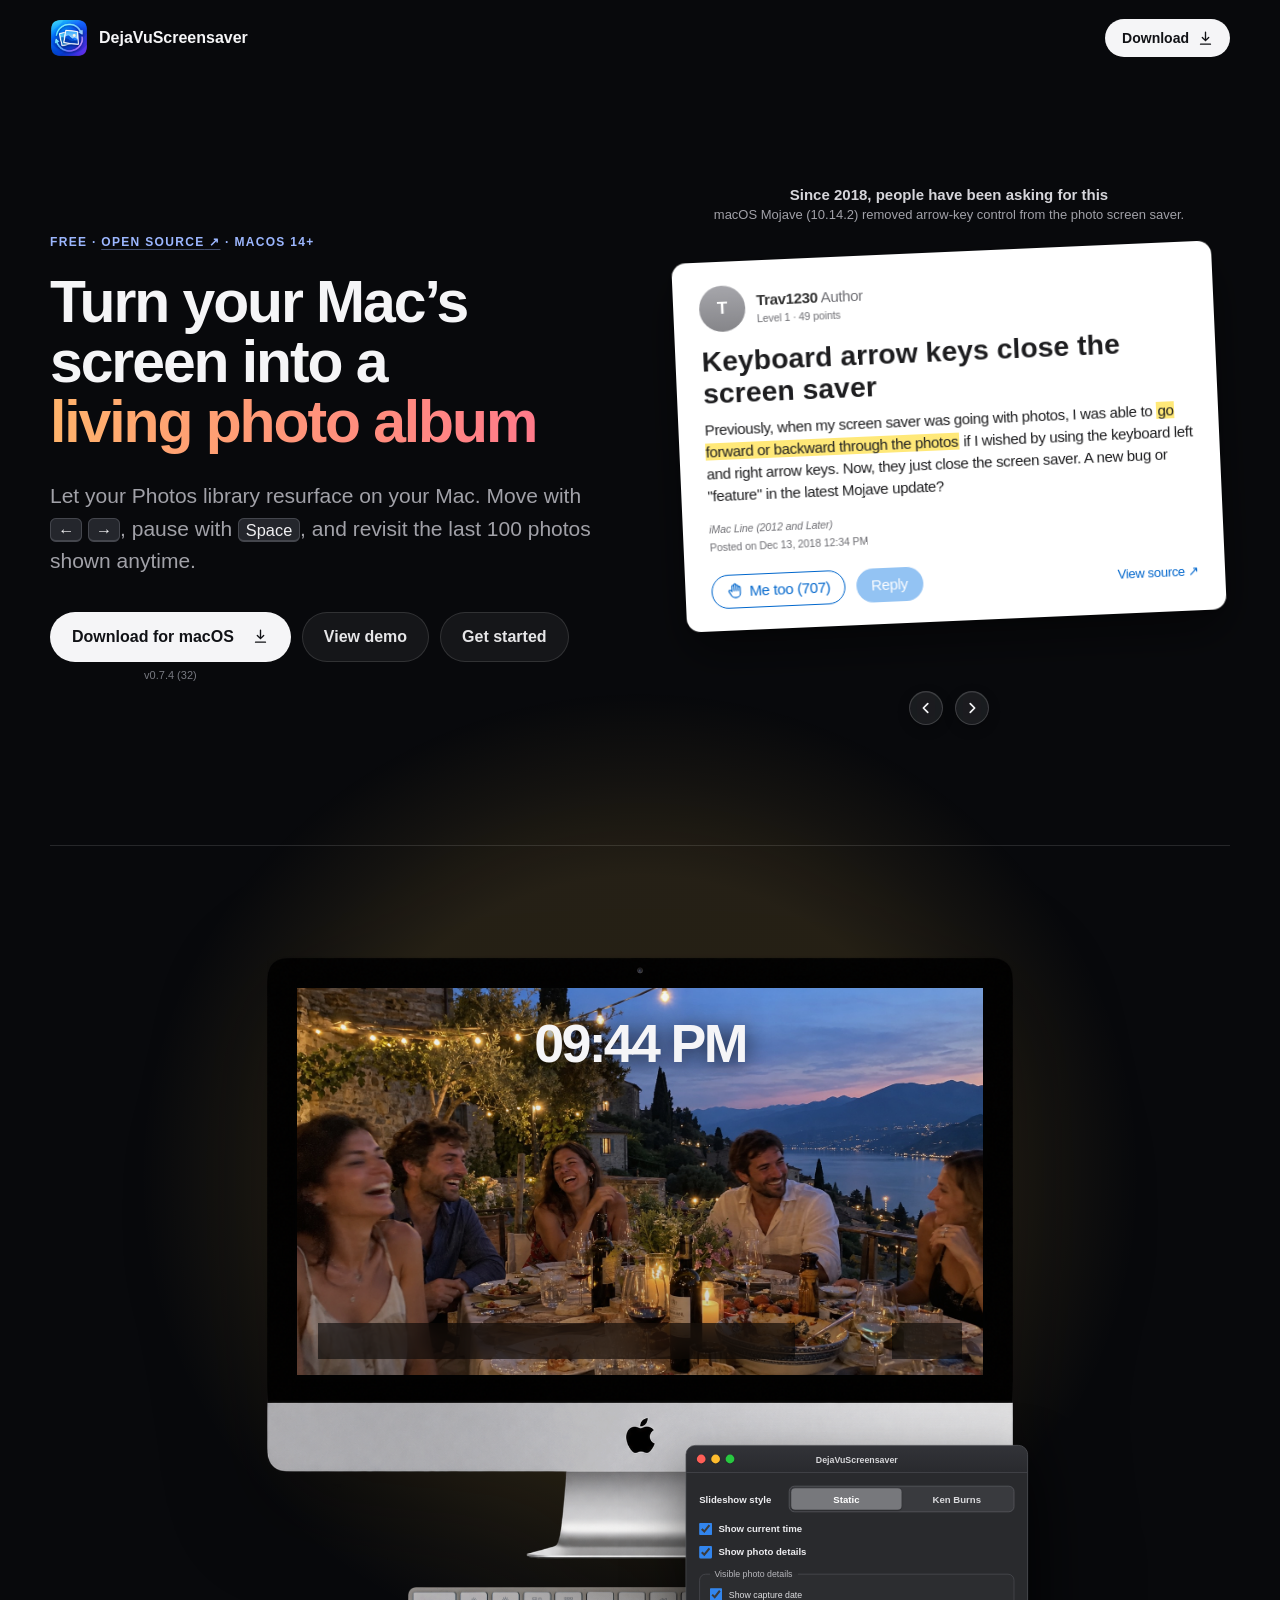
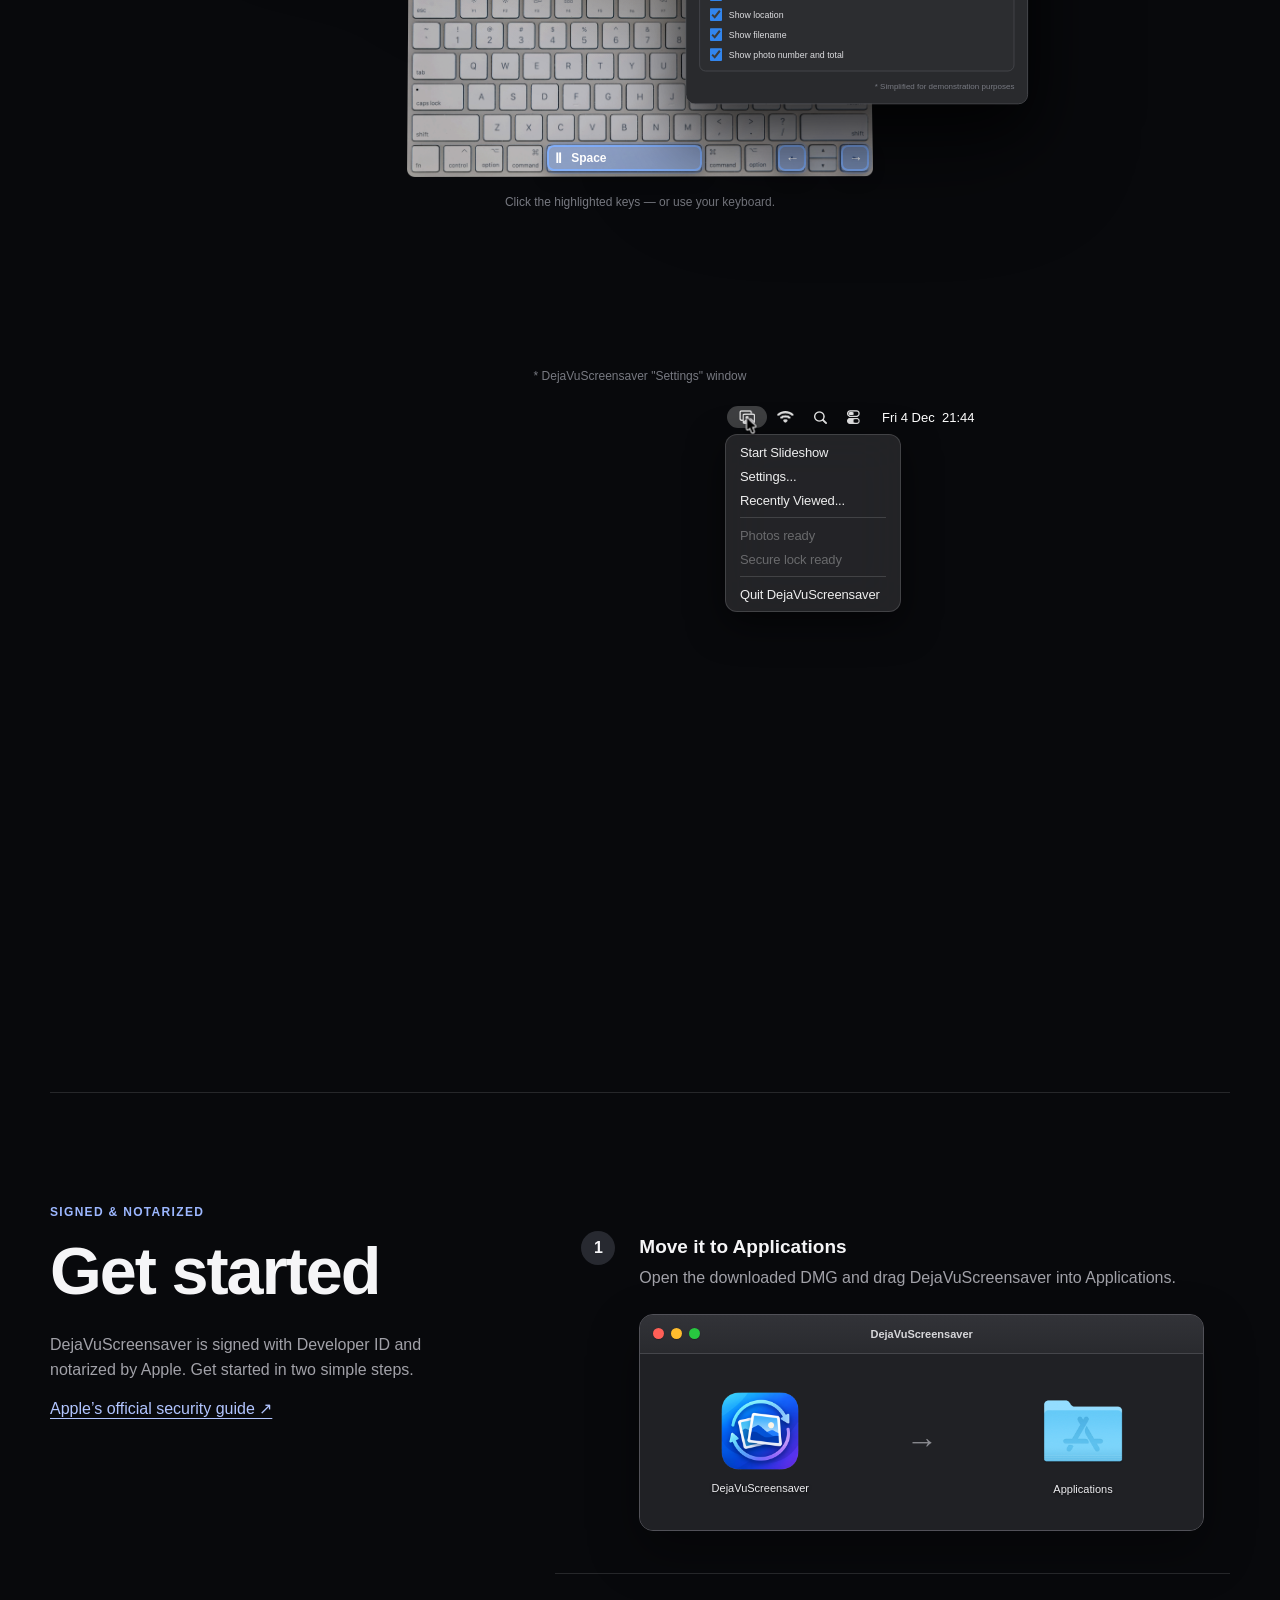
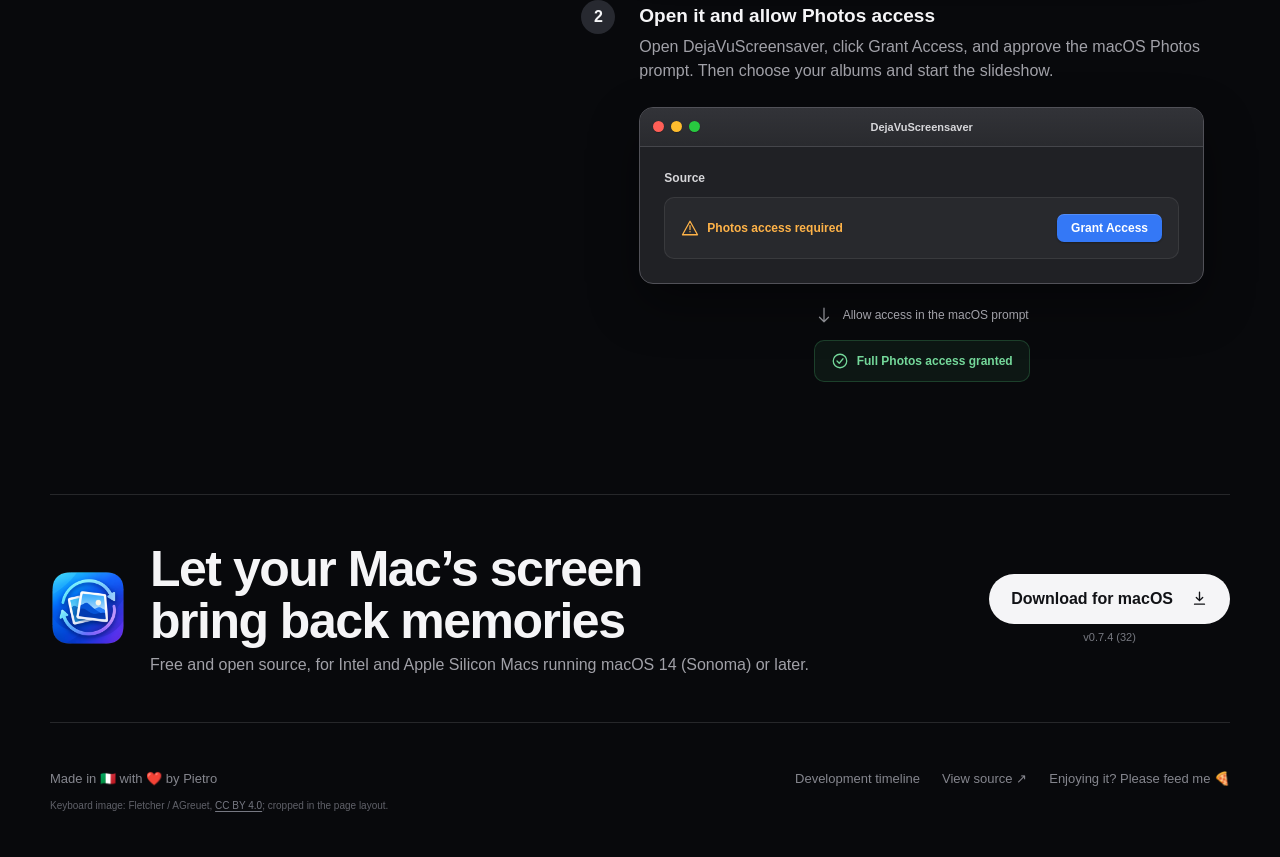
<file: index.html>
<!doctype html>
<html lang="en">
<head>
  <meta charset="utf-8">
  <meta name="viewport" content="width=device-width, initial-scale=1">
  <meta http-equiv="Content-Security-Policy" content="default-src 'self'; script-src 'self'; style-src 'self' 'unsafe-inline'; img-src 'self' data:; media-src 'self'; connect-src 'self' https://api.github.com; object-src 'none'; base-uri 'none'; form-action 'none'">
  <meta name="description" content="DejaVuScreensaver turns your Mac Photos library into a private, customizable slideshow.">
  <meta name="theme-color" content="#08090c">
  <title>DejaVuScreensaver — Turn your Mac’s screen into a living photo album</title>
  <link rel="icon" href="assets/app-icon.png">
  <link rel="stylesheet" href="styles.css?v=20261025g">
</head>
<body>
  <header class="nav shell">
    <a class="brand" href="#top" aria-label="DejaVuScreensaver home">
      <img src="assets/app-icon.png" alt="" width="38" height="38">
      <span>DejaVuScreensaver</span>
    </a>
    <nav aria-label="Primary navigation">
      <a class="nav-download" href="https://github.com/DejaVuScreensaver/DejaVuScreensaver/releases/latest/download/DejaVuScreensaver.dmg" target="_blank" rel="noopener noreferrer">
        <span>Download</span>
        <svg viewBox="0 0 24 24" aria-hidden="true"><path d="M12 3v12m0 0 4.5-4.5M12 15l-4.5-4.5M5 20h14"/></svg>
      </a>
    </nav>
  </header>

  <main id="top">
    <section class="hero shell" aria-labelledby="intro-title">
      <div class="hero-copy">
        <p class="eyebrow">Free · <a href="https://github.com/DejaVuScreensaver/DejaVuScreensaver" target="_blank" rel="noopener noreferrer">Open Source<span aria-hidden="true"> ↗</span></a> · <span class="os-requirement"><button class="os-info" type="button" aria-expanded="false" aria-controls="os-compatibility" aria-describedby="os-compatibility">macOS 14+</button><span class="os-tooltip" id="os-compatibility" role="tooltip" hidden>Sonoma or later</span></span></p>
        <h1 id="intro-title">Turn your Mac’s screen into&nbsp;a <span class="hero-phrase"><span>living</span> <span>photo</span> <span>album</span></span></h1>
        <p class="lede">Let your Photos library resurface on your Mac. Move with <kbd>←</kbd> <kbd>→</kbd>, pause with <kbd>Space</kbd>, and revisit the last 100 photos shown anytime.</p>
        <div class="actions">
          <div class="download-action">
            <a class="button primary" href="https://github.com/DejaVuScreensaver/DejaVuScreensaver/releases/latest/download/DejaVuScreensaver.dmg" target="_blank" rel="noopener noreferrer">Download for macOS <svg viewBox="0 0 24 24" aria-hidden="true"><path d="M12 3v12m0 0 4.5-4.5M12 15l-4.5-4.5M5 20h14"/></svg></a>
            <small><span class="release-version">v0.7.4 (32)</span><span class="dl-count" hidden> · <b>0</b> downloads</span></small>
          </div>
          <a class="button secondary" href="#demo">View demo</a>
          <a class="button secondary" href="#install">Get started</a>
        </div>
      </div>
      <div class="hero-posts">
        <p class="hero-posts-title">Since 2018, people have been asking for this</p>
        <p class="hero-posts-sub">macOS Mojave (10.14.2) removed arrow-key control from the photo screen saver.</p>
        <div class="post-pile" aria-label="Apple Community posts asking for the arrow keys back">
          <a class="post" href="https://discussions.apple.com/thread/250019963" target="_blank" rel="noopener noreferrer">
            <span class="post-author"><span class="post-avatar" aria-hidden="true">T</span><span><b>Trav1230</b> <span class="post-muted">Author</span><small>Level 1 · 49 points</small></span></span>
            <strong class="post-title">Keyboard arrow keys close the screen saver</strong>
            <span class="post-body">Previously, when my screen saver was going with photos, I was able to <mark>go forward or backward through the photos</mark> if I wished by using the keyboard left and right arrow keys. Now, they just close the screen saver. A new bug or "feature" in the latest Mojave update?</span>
            <small class="post-sig">iMac Line (2012 and Later)</small>
            <small class="post-time">Posted on Dec 13, 2018 12:34 PM</small>
            <span class="post-actions"><span class="post-metoo"><svg viewBox="0 0 24 24" aria-hidden="true"><path d="M8 13V5.5a1.5 1.5 0 0 1 3 0V12M11 5.5v-2a1.5 1.5 0 0 1 3 0V12M14 5.5a1.5 1.5 0 0 1 3 0V12M17 7.5a1.5 1.5 0 0 1 3 0V16a6 6 0 0 1-6 6h-2 .2a6 6 0 0 1-5-2.7l-.2-.3c-.3-.5-1.4-2.4-3.3-5.7a1.5 1.5 0 0 1 .5-2 1.9 1.9 0 0 1 2.3.3L8 13"/></svg> Me too (707)</span><span class="post-reply" aria-hidden="true">Reply</span><span class="post-source">View source ↗</span></span>
          </a>
          <a class="post" href="https://discussions.apple.com/thread/250025234" target="_blank" rel="noopener noreferrer">
            <span class="post-author"><span class="post-avatar" aria-hidden="true">P</span><span><b>pc2macuser</b> <span class="post-muted">Author</span><small>Level 1 · 5 points</small></span></span>
            <strong class="post-title">Mojave 10.14.2 - Slideshow arrow keys no longer working in photos screensavers</strong>
            <span class="post-body">I've updated to Mojave 10.14.2 a few days ago, and the photo screensaver which I've always used no longer allows you to use the back or forward arrow keys to shuffle through the photos you've already seen.  Real bummer. … sometimes a "long-lost" photo will show up and <mark>I'll want to arrow back to see it</mark>.   Loved this feature...</span>
            <small class="post-sig">Mac mini 2018 or later</small>
            <small class="post-time">Posted on Dec 16, 2018 6:21 AM</small>
            <span class="post-actions"><span class="post-metoo"><svg viewBox="0 0 24 24" aria-hidden="true"><path d="M8 13V5.5a1.5 1.5 0 0 1 3 0V12M11 5.5v-2a1.5 1.5 0 0 1 3 0V12M14 5.5a1.5 1.5 0 0 1 3 0V12M17 7.5a1.5 1.5 0 0 1 3 0V16a6 6 0 0 1-6 6h-2 .2a6 6 0 0 1-5-2.7l-.2-.3c-.3-.5-1.4-2.4-3.3-5.7a1.5 1.5 0 0 1 .5-2 1.9 1.9 0 0 1 2.3.3L8 13"/></svg> Me too (23)</span><span class="post-reply" aria-hidden="true">Reply</span><span class="post-source">View source ↗</span></span>
          </a>
          <a class="post" href="https://discussions.apple.com/thread/250030225" target="_blank" rel="noopener noreferrer">
            <span class="post-author"><span class="post-avatar" aria-hidden="true">A</span><span><b>andrewfromsalt lake city</b> <span class="post-muted">Author</span><small>Level 1 · 11 points</small></span></span>
            <strong class="post-title">mojave phot screensaver control</strong>
            <span class="post-body">I have had a photo slideshow set as my screen saver for a long time. … Previously, I could use the left and right arrow keys to go forward and backward in the slide show without waking the computer--a useful feature as in screensaver mode my computer served for a time as a digital frame.  <mark>That function seems to be lost in the latest update.</mark></span>
            <small class="post-sig">iMac Pro</small>
            <small class="post-time">Posted on Dec 18, 2018 5:40 PM</small>
            <span class="post-actions"><span class="post-metoo"><svg viewBox="0 0 24 24" aria-hidden="true"><path d="M8 13V5.5a1.5 1.5 0 0 1 3 0V12M11 5.5v-2a1.5 1.5 0 0 1 3 0V12M14 5.5a1.5 1.5 0 0 1 3 0V12M17 7.5a1.5 1.5 0 0 1 3 0V16a6 6 0 0 1-6 6h-2 .2a6 6 0 0 1-5-2.7l-.2-.3c-.3-.5-1.4-2.4-3.3-5.7a1.5 1.5 0 0 1 .5-2 1.9 1.9 0 0 1 2.3.3L8 13"/></svg> Me too (39)</span><span class="post-reply" aria-hidden="true">Reply</span><span class="post-source">View source ↗</span></span>
          </a>
          <a class="post" href="https://discussions.apple.com/thread/250058884" target="_blank" rel="noopener noreferrer">
            <span class="post-author"><span class="post-avatar" aria-hidden="true">K</span><span><b>kforbesrolfsen</b> <span class="post-muted">Author</span><small>Level 1 · 29 points</small></span></span>
            <strong class="post-title">Screensaver in Mojave</strong>
            <span class="post-body">Before updating to Mojave on my MacBook Pro 13-inch 2017, <mark>i could scroll through the pictures shown in Screensaver with the arrows</mark>. If I hit an arrow now the only thing happening is that the Login pops up. … Does anyone know how I can get back the possibility to scroll forth and back in the pictures?</span>
            <small class="post-sig">Macbook (2016 or later)</small>
            <small class="post-time">Posted on Jan 2, 2019 5:41 AM</small>
            <span class="post-actions"><span class="post-metoo"><svg viewBox="0 0 24 24" aria-hidden="true"><path d="M8 13V5.5a1.5 1.5 0 0 1 3 0V12M11 5.5v-2a1.5 1.5 0 0 1 3 0V12M14 5.5a1.5 1.5 0 0 1 3 0V12M17 7.5a1.5 1.5 0 0 1 3 0V16a6 6 0 0 1-6 6h-2 .2a6 6 0 0 1-5-2.7l-.2-.3c-.3-.5-1.4-2.4-3.3-5.7a1.5 1.5 0 0 1 .5-2 1.9 1.9 0 0 1 2.3.3L8 13"/></svg> Me too (66)</span><span class="post-reply" aria-hidden="true">Reply</span><span class="post-source">View source ↗</span></span>
          </a>
          <a class="post" href="https://discussions.apple.com/thread/251033738" target="_blank" rel="noopener noreferrer">
            <span class="post-author"><span class="post-avatar" aria-hidden="true">W</span><span><b>wool4ever</b> <span class="post-muted">Author</span><small>Level 1 · 8 points</small></span></span>
            <strong class="post-title">screen saver advancement/review with arrow keys</strong>
            <span class="post-body">Our new computer with Catalina OS does not let us advance/review our photos using the arrow keys when the screen saver is running.  Our family loved this feature as it started conversations and memories about our lives together.  The arrow keys let us pause to look at a specific picture or go back and review one.  <mark>Please put it back on your to do list.</mark></span>
            <small class="post-time">Posted on Jan 12, 2020 11:56 AM</small>
            <span class="post-actions"><span class="post-metoo"><svg viewBox="0 0 24 24" aria-hidden="true"><path d="M8 13V5.5a1.5 1.5 0 0 1 3 0V12M11 5.5v-2a1.5 1.5 0 0 1 3 0V12M14 5.5a1.5 1.5 0 0 1 3 0V12M17 7.5a1.5 1.5 0 0 1 3 0V16a6 6 0 0 1-6 6h-2 .2a6 6 0 0 1-5-2.7l-.2-.3c-.3-.5-1.4-2.4-3.3-5.7a1.5 1.5 0 0 1 .5-2 1.9 1.9 0 0 1 2.3.3L8 13"/></svg> Me too</span><span class="post-reply" aria-hidden="true">Reply</span><span class="post-source">View source ↗</span></span>
          </a>
          <a class="post" href="https://discussions.apple.com/thread/252788988" target="_blank" rel="noopener noreferrer">
            <span class="post-author"><span class="post-avatar" aria-hidden="true">J</span><span><b>JamesJamesMorrisonMorrison</b> <span class="post-muted">Author</span><small>Level 1 · 5 points</small></span></span>
            <strong class="post-title">Scrolling through screen saver photos in Big Sur 11.3.1 ?</strong>
            <span class="post-body">In past versions of iOS it was possible to <mark>scroll forward and back using arrow buttons</mark> during photo screensaver. This isn’t working in BigSur11.3.1 Can this function be enabled?</span>
            <small class="post-sig">Mac mini 2018 or later</small>
            <small class="post-time">Posted on May 21, 2021 9:00 AM</small>
            <span class="post-actions"><span class="post-metoo"><svg viewBox="0 0 24 24" aria-hidden="true"><path d="M8 13V5.5a1.5 1.5 0 0 1 3 0V12M11 5.5v-2a1.5 1.5 0 0 1 3 0V12M14 5.5a1.5 1.5 0 0 1 3 0V12M17 7.5a1.5 1.5 0 0 1 3 0V16a6 6 0 0 1-6 6h-2 .2a6 6 0 0 1-5-2.7l-.2-.3c-.3-.5-1.4-2.4-3.3-5.7a1.5 1.5 0 0 1 .5-2 1.9 1.9 0 0 1 2.3.3L8 13"/></svg> Me too (24)</span><span class="post-reply" aria-hidden="true">Reply</span><span class="post-source">View source ↗</span></span>
          </a>
          <a class="post" href="https://discussions.apple.com/thread/254291369" target="_blank" rel="noopener noreferrer">
            <span class="post-author"><span class="post-avatar" aria-hidden="true">T</span><span><b>Tatetastic</b> <span class="post-muted">Author</span><small>Level 1 · 5 points</small></span></span>
            <strong class="post-title">Manually advancing photo screensaver?</strong>
            <span class="post-body">I connect this mini to my living room TV and during the holidays, i put on the photo screensaver filled with all family memories … EXCEPT: when people are sitting down, <mark>someone misses a picture and wants to see it again</mark>. On my old Mac Mini (mid 2011 running 10.13.6) i could use the left/right arrow keys to rewind/fastforward the photos. Now using those arrows wakes the computer from the screensaver.</span>
            <small class="post-sig">Mac mini, macOS 12.1</small>
            <small class="post-time">Posted on Oct 16, 2022 9:08 AM</small>
            <span class="post-actions"><span class="post-metoo"><svg viewBox="0 0 24 24" aria-hidden="true"><path d="M8 13V5.5a1.5 1.5 0 0 1 3 0V12M11 5.5v-2a1.5 1.5 0 0 1 3 0V12M14 5.5a1.5 1.5 0 0 1 3 0V12M17 7.5a1.5 1.5 0 0 1 3 0V16a6 6 0 0 1-6 6h-2 .2a6 6 0 0 1-5-2.7l-.2-.3c-.3-.5-1.4-2.4-3.3-5.7a1.5 1.5 0 0 1 .5-2 1.9 1.9 0 0 1 2.3.3L8 13"/></svg> Me too (32)</span><span class="post-reply" aria-hidden="true">Reply</span><span class="post-source">View source ↗</span></span>
          </a>
        </div>
        <div class="pile-nav">
          <button class="pile-btn" type="button" data-pile="-1" aria-label="Previous post"><svg viewBox="0 0 16 16" aria-hidden="true"><path d="M10 3 5 8l5 5"/></svg></button>
          <button class="pile-btn" type="button" data-pile="1" aria-label="Next post"><svg viewBox="0 0 16 16" aria-hidden="true"><path d="m6 3 5 5-5 5"/></svg></button>
        </div>
      </div>
    </section>

    <section class="demo-section shell" id="demo" aria-label="Interactive slideshow demo">

      <div class="imac" aria-label="Interactive DejaVuScreensaver preview on an iMac">
        <img class="imac-photo" src="assets/imac-front.png?v=2" alt="Straight-on front view of a silver iMac">
        <div class="demo-frame" id="demo-frame">
          <div class="slide slide-one active" aria-hidden="false"></div>
          <div class="slide slide-two" aria-hidden="true"></div>
          <div class="slide slide-three" aria-hidden="true"></div>
          <time class="demo-time" id="demo-time">20:41</time>
          <div class="demo-meta" aria-live="polite">
            <span data-detail="date" id="demo-date">August 16, 2025 at 8:41 PM</span>
            <span data-detail="location" id="demo-location">Lake Como, Italy</span>
            <span data-detail="filename" id="demo-filename">IMG_1842.HEIC</span>
          </div>
          <div class="demo-count" data-detail="count"><span>▶</span> <span id="demo-count">1 / 3</span></div>
        </div>

        <div class="demo-settings-overlay">
          <div class="demo-settings-window" aria-label="Simplified interactive slideshow controls" aria-describedby="demo-simplified-note">
            <div class="window-bar">
              <div class="traffic-lights" aria-hidden="true"><span></span><span></span><span></span></div>
              <b>DejaVuScreensaver</b>
            </div>
            <div class="demo-settings-body">
              <div class="setting-row">
                <span>Slideshow style</span>
                <div class="segmented-control">
                  <button class="active" data-action="static" type="button">Static</button>
                  <button data-action="ken-burns" type="button">Ken Burns</button>
                </div>
              </div>
              <label class="setting-check"><input type="checkbox" data-action="time" checked> Show current time</label>
              <label class="setting-check"><input type="checkbox" data-action="details" checked aria-expanded="true"> Show photo details</label>
              <fieldset class="detail-options" id="detail-options">
                <legend>Visible photo details</legend>
                <label><input type="checkbox" data-detail-toggle="date" checked> Show capture date</label>
                <label><input type="checkbox" data-detail-toggle="location" checked> Show location</label>
                <label><input type="checkbox" data-detail-toggle="filename" checked> Show filename</label>
                <label><input type="checkbox" data-detail-toggle="count" checked> Show photo number and total</label>
              </fieldset>
              <p class="demo-simplified-note" id="demo-simplified-note">* Simplified for demonstration purposes</p>
            </div>
          </div>
        </div>
      </div>

      <p class="mobile-notice">Visit on a bigger screen to interact</p>

      <div class="demo-toolbar" aria-label="Interactive slideshow demo">
        <div class="keyboard-controls">
          <div class="keyboard" aria-label="Mac keyboard slideshow controls">
            <img src="assets/magic-keyboard.png" alt="Apple Magic Keyboard">
            <button class="keyboard-key key-space" data-action="pause" type="button" aria-label="Pause slideshow with Space"><span class="pause-symbol">Ⅱ</span><span class="play-symbol" hidden>▶</span><span class="space-label">Space</span></button>
            <button class="keyboard-key key-left" data-action="previous" type="button" aria-label="Previous photo with Left Arrow">←</button>
            <button class="keyboard-key key-right" data-action="next" type="button" aria-label="Next photo with Right Arrow">→</button>
          </div>
          <p>Click the highlighted keys — or use your keyboard.</p>
        </div>
      </div>

      <figure class="real-settings">
        <figcaption>* DejaVuScreensaver "Settings" window</figcaption>
        <div class="settings-reveal">
          <div class="mac-menubar" aria-hidden="true">
            <span class="mb-app">
              <img src="assets/mb-dejavu.png" alt="" style="width: 16.5px">
              <span class="mb-menu">
                <span data-item="start">Start Slideshow</span>
                <span data-item="settings">Settings...</span>
                <span>Recently Viewed...</span>
                <i></i>
                <span class="is-disabled">Photos ready</span>
                <span class="is-disabled">Secure lock ready</span>
                <i></i>
                <span>Quit DejaVuScreensaver</span>
              </span>
            </span>
            <img src="assets/mb-wifi.png" alt="" style="width: 17px">
            <img src="assets/mb-search.png" alt="" style="width: 12.5px">
            <img src="assets/mb-control.png" alt="" style="width: 13.5px">
            <time class="mb-clock" id="mb-clock">Tue 13 Oct&nbsp; 01:40</time>
          </div>
          <img class="mb-cursor" src="assets/mb-cursor.png" alt="" aria-hidden="true">
          <div class="real-settings-window">
            <video src="assets/settings-window.mp4?v=5" poster="assets/settings-window-poster.jpg?v=5" width="1362" height="1072" muted loop playsinline preload="auto" aria-label="Tour of the DejaVuScreensaver settings window: Photos, Playback, Automatic Start, Lock &amp; Exit, and Software Update"></video>
          </div>
        </div>
      </figure>
    </section>

    <section class="install shell" id="install" aria-labelledby="install-title">
      <div class="install-copy">
        <p class="eyebrow">Signed &amp; notarized</p>
        <h2 id="install-title">Get started</h2>
        <p>DejaVuScreensaver is signed with Developer ID and notarized by Apple. Get started in two simple steps.</p>
        <a class="text-link" href="https://support.apple.com/102445">Apple’s official security guide ↗</a>
        <button class="button secondary install-toggle" type="button" aria-expanded="true" aria-controls="install-steps">Hide steps</button>
      </div>

      <ol class="install-steps" id="install-steps">
        <li>
          <span class="step-number">1</span>
          <div class="step-copy">
            <strong>Move it to Applications</strong>
            <p>Open the downloaded DMG and drag DejaVuScreensaver into Applications.</p>
          </div>
          <div class="finder-window" aria-hidden="true">
            <div class="window-bar"><div class="traffic-lights"><span></span><span></span><span></span></div><b>DejaVuScreensaver</b></div>
            <div class="finder-content">
              <div class="finder-item"><img src="assets/app-icon.png" alt=""><small>DejaVuScreensaver</small></div>
              <b class="drag-arrow">→</b>
              <div class="finder-item"><img class="applications-folder" src="assets/applications-folder.png" alt=""><small>Applications</small></div>
            </div>
          </div>
        </li>
        <li>
          <span class="step-number">2</span>
          <div class="step-copy">
            <strong>Open it and allow Photos access</strong>
            <p>Open DejaVuScreensaver, click Grant Access, and approve the macOS Photos prompt. Then choose your albums and start the slideshow.</p>
          </div>
          <div class="photos-access-flow" aria-hidden="true">
            <div class="photos-access-window">
              <div class="window-bar"><div class="traffic-lights"><span></span><span></span><span></span></div><b>DejaVuScreensaver</b></div>
              <div class="photos-access-content">
                <span class="photos-source-label">Source</span>
                <div class="photos-access-row">
                  <span class="photos-access-required"><svg viewBox="0 0 24 24"><path d="m12 3 10 18H2Z"/><path d="M12 9v5m0 3v.1"/></svg>Photos access required</span>
                  <span class="grant-access-button">Grant Access</span>
                </div>
              </div>
            </div>
            <div class="photos-approval-hint"><svg viewBox="0 0 24 24"><path d="M12 3v18m-6-6 6 6 6-6"/></svg><span>Allow access in the macOS prompt</span></div>
            <div class="photos-access-granted"><svg viewBox="0 0 24 24"><circle cx="12" cy="12" r="9"/><path d="m8 12 3 3 5-6"/></svg>Full Photos access granted</div>
          </div>
        </li>
      </ol>
    </section>

    <section class="final-cta shell" aria-labelledby="final-cta-title">
      <img src="assets/app-icon.png" alt="" width="76" height="76">
      <div>
        <h2 id="final-cta-title">Let your Mac’s screen bring back memories</h2>
        <p>Free and open source, for Intel and Apple Silicon Macs running macOS 14 (Sonoma) or later.</p>
      </div>
      <div class="download-action">
        <a class="button primary" href="https://github.com/DejaVuScreensaver/DejaVuScreensaver/releases/latest/download/DejaVuScreensaver.dmg" target="_blank" rel="noopener noreferrer">Download for macOS <svg viewBox="0 0 24 24" aria-hidden="true"><path d="M12 3v12m0 0 4.5-4.5M12 15l-4.5-4.5M5 20h14"/></svg></a>
        <small><span class="release-version">v0.7.4 (32)</span><span class="dl-count" hidden> · <b>0</b> downloads</span></small>
      </div>
    </section>
  </main>

  <footer class="shell">
    <span>Made in 🇮🇹 with ❤️ by <a href="https://pietro.codes" target="_blank" rel="noopener noreferrer">Pietro</a></span>
    <div>
      <a href="development-timeline.html">Development timeline</a>
      <a href="https://github.com/DejaVuScreensaver/DejaVuScreensaver" target="_blank" rel="noopener noreferrer">View source ↗</a>
      <a href="https://ko-fi.com/feedpietropizza">Enjoying it? Please feed me 🍕</a>
    </div>
  </footer>

  <p class="asset-credit shell">Keyboard image: Fletcher / AGreuet, <a href="https://commons.wikimedia.org/wiki/File:Apple_Magic_Keyboard_-_US_remix_transparent.png">CC BY 4.0</a>; cropped in the page layout.</p>

  <script src="script.js?v=20261025b"></script>
</body>
</html>
</file>
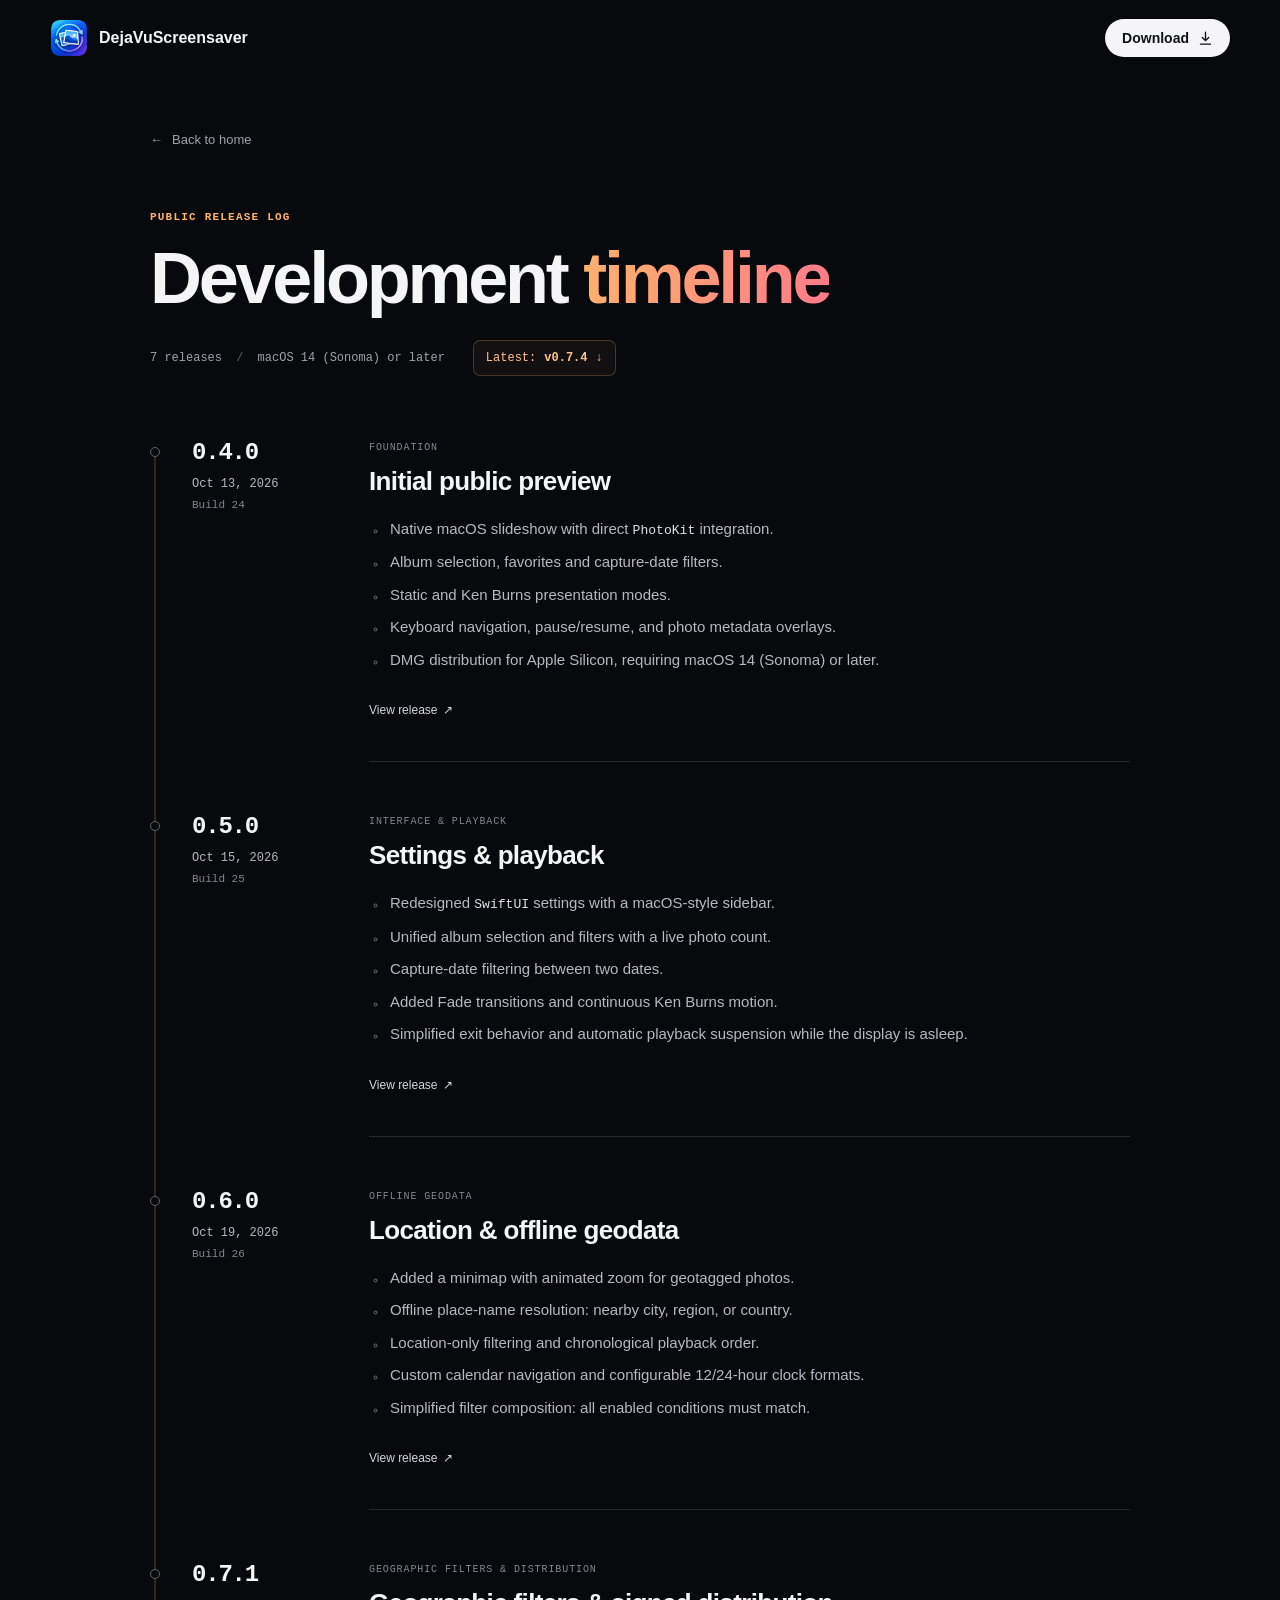
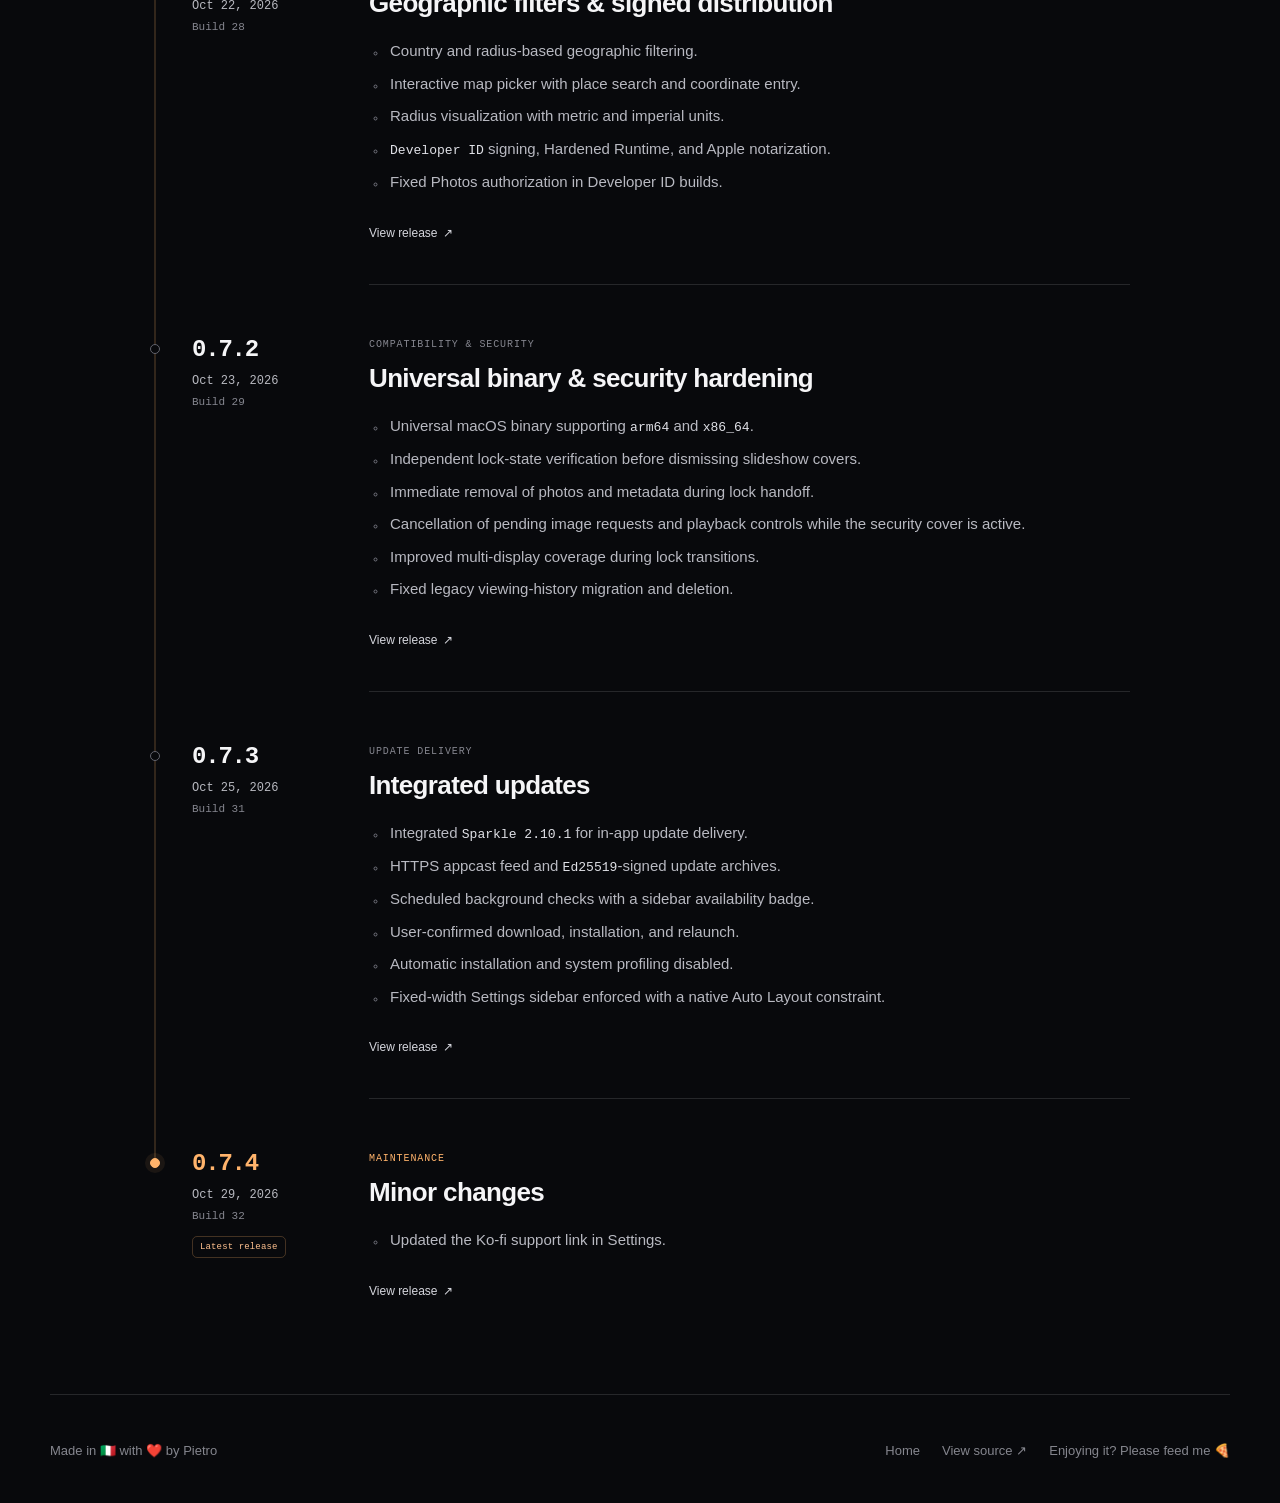
<file: development-timeline.html>
<!doctype html>
<html lang="en">
<head>
  <meta charset="utf-8">
  <meta name="viewport" content="width=device-width, initial-scale=1">
  <meta http-equiv="Content-Security-Policy" content="default-src 'self'; script-src 'none'; style-src 'self'; img-src 'self'; object-src 'none'; base-uri 'none'; form-action 'none'">
  <meta name="description" content="The DejaVuScreensaver development timeline: public releases, native macOS features, security improvements, and integrated updates.">
  <meta name="theme-color" content="#08090c">
  <title>Development timeline — DejaVuScreensaver</title>
  <link rel="canonical" href="https://dejavuscreensaver.github.io/development-timeline.html">
  <link rel="icon" href="assets/app-icon.png">
  <link rel="stylesheet" href="styles.css?v=20261025b">
  <link rel="stylesheet" href="timeline.css?v=20261025f">
</head>
<body class="timeline-page">
  <a class="skip-link" href="#timeline">Skip to releases</a>
  <header class="nav shell">
    <a class="brand" href="index.html" aria-label="DejaVuScreensaver home">
      <img src="assets/app-icon.png" alt="" width="38" height="38">
      <span>DejaVuScreensaver</span>
    </a>
    <nav aria-label="Primary navigation">
      <a class="nav-download" href="https://github.com/DejaVuScreensaver/DejaVuScreensaver/releases/latest/download/DejaVuScreensaver.dmg" target="_blank" rel="noopener noreferrer">
        <span>Download</span>
        <svg viewBox="0 0 24 24" aria-hidden="true"><path d="M12 3v12m0 0 4.5-4.5M12 15l-4.5-4.5M5 20h14"/></svg>
      </a>
    </nav>
  </header>

  <main class="timeline-shell shell">
    <header class="timeline-intro">
      <a class="back-link" href="index.html"><span aria-hidden="true">←</span> Back to home</a>
      <p class="eyebrow">Public release log</p>
      <h1>Development <span>timeline</span></h1>
      <div class="timeline-summary">
        <span>7 releases <span aria-hidden="true">/</span> macOS 14 (Sonoma) or later</span>
        <a href="#v0-7-4">Latest: <strong>v0.7.4</strong> <span aria-hidden="true">↓</span></a>
      </div>
    </header>

    <ol class="release-timeline" id="timeline" aria-label="Public releases, oldest to newest">
      <li class="timeline-entry" id="v0-4-0">
        <div class="release-meta">
          <span class="release-version-label">0.4.0</span>
          <time datetime="2026-10-13">Oct 13, 2026</time>
          <span class="release-build">Build 24</span>
        </div>
        <article class="release-content" aria-labelledby="release-040-title">
          <p class="release-category">Foundation</p>
          <h2 id="release-040-title">Initial public preview</h2>
          <ul>
            <li>Native macOS slideshow with direct <code>PhotoKit</code> integration.</li>
            <li>Album selection, favorites and capture-date filters.</li>
            <li>Static and Ken Burns presentation modes.</li>
            <li>Keyboard navigation, pause/resume, and photo metadata overlays.</li>
            <li>DMG distribution for Apple Silicon, requiring macOS 14 (Sonoma) or later.</li>
          </ul>
          <a class="release-link" href="https://github.com/DejaVuScreensaver/DejaVuScreensaver/releases/tag/v0.4.0" target="_blank" rel="noopener noreferrer" aria-label="View the 0.4.0 release on GitHub">View release <span aria-hidden="true">↗</span></a>
        </article>
      </li>

      <li class="timeline-entry" id="v0-5-0">
        <div class="release-meta">
          <span class="release-version-label">0.5.0</span>
          <time datetime="2026-10-15">Oct 15, 2026</time>
          <span class="release-build">Build 25</span>
        </div>
        <article class="release-content" aria-labelledby="release-050-title">
          <p class="release-category">Interface &amp; playback</p>
          <h2 id="release-050-title">Settings &amp; playback</h2>
          <ul>
            <li>Redesigned <code>SwiftUI</code> settings with a macOS-style sidebar.</li>
            <li>Unified album selection and filters with a live photo count.</li>
            <li>Capture-date filtering between two dates.</li>
            <li>Added Fade transitions and continuous Ken Burns motion.</li>
            <li>Simplified exit behavior and automatic playback suspension while the display is asleep.</li>
          </ul>
          <a class="release-link" href="https://github.com/DejaVuScreensaver/DejaVuScreensaver/releases/tag/v0.5.0" target="_blank" rel="noopener noreferrer" aria-label="View the 0.5.0 release on GitHub">View release <span aria-hidden="true">↗</span></a>
        </article>
      </li>

      <li class="timeline-entry" id="v0-6-0">
        <div class="release-meta">
          <span class="release-version-label">0.6.0</span>
          <time datetime="2026-10-19">Oct 19, 2026</time>
          <span class="release-build">Build 26</span>
        </div>
        <article class="release-content" aria-labelledby="release-060-title">
          <p class="release-category">Offline geodata</p>
          <h2 id="release-060-title">Location &amp; offline geodata</h2>
          <ul>
            <li>Added a minimap with animated zoom for geotagged photos.</li>
            <li>Offline place-name resolution: nearby city, region, or country.</li>
            <li>Location-only filtering and chronological playback order.</li>
            <li>Custom calendar navigation and configurable 12/24-hour clock formats.</li>
            <li>Simplified filter composition: all enabled conditions must match.</li>
          </ul>
          <a class="release-link" href="https://github.com/DejaVuScreensaver/DejaVuScreensaver/releases/tag/v0.6.0" target="_blank" rel="noopener noreferrer" aria-label="View the 0.6.0 release on GitHub">View release <span aria-hidden="true">↗</span></a>
        </article>
      </li>

      <li class="timeline-entry" id="v0-7-1">
        <div class="release-meta">
          <span class="release-version-label">0.7.1</span>
          <time datetime="2026-10-22">Oct 22, 2026</time>
          <span class="release-build">Build 28</span>
        </div>
        <article class="release-content" aria-labelledby="release-071-title">
          <p class="release-category">Geographic filters &amp; distribution</p>
          <h2 id="release-071-title">Geographic filters &amp; signed distribution</h2>
          <ul>
            <li>Country and radius-based geographic filtering.</li>
            <li>Interactive map picker with place search and coordinate entry.</li>
            <li>Radius visualization with metric and imperial units.</li>
            <li><code>Developer ID</code> signing, Hardened Runtime, and Apple notarization.</li>
            <li>Fixed Photos authorization in Developer ID builds.</li>
          </ul>
          <a class="release-link" href="https://github.com/DejaVuScreensaver/DejaVuScreensaver/releases/tag/v0.7.1" target="_blank" rel="noopener noreferrer" aria-label="View the 0.7.1 release on GitHub">View release <span aria-hidden="true">↗</span></a>
        </article>
      </li>

      <li class="timeline-entry" id="v0-7-2">
        <div class="release-meta">
          <span class="release-version-label">0.7.2</span>
          <time datetime="2026-10-23">Oct 23, 2026</time>
          <span class="release-build">Build 29</span>
        </div>
        <article class="release-content" aria-labelledby="release-072-title">
          <p class="release-category">Compatibility &amp; security</p>
          <h2 id="release-072-title">Universal binary &amp; security hardening</h2>
          <ul>
            <li>Universal macOS binary supporting <code>arm64</code> and <code>x86_64</code>.</li>
            <li>Independent lock-state verification before dismissing slideshow covers.</li>
            <li>Immediate removal of photos and metadata during lock handoff.</li>
            <li>Cancellation of pending image requests and playback controls while the security cover is active.</li>
            <li>Improved multi-display coverage during lock transitions.</li>
            <li>Fixed legacy viewing-history migration and deletion.</li>
          </ul>
          <a class="release-link" href="https://github.com/DejaVuScreensaver/DejaVuScreensaver/releases/tag/v0.7.2" target="_blank" rel="noopener noreferrer" aria-label="View the 0.7.2 release on GitHub">View release <span aria-hidden="true">↗</span></a>
        </article>
      </li>

      <li class="timeline-entry" id="v0-7-3">
        <div class="release-meta">
          <span class="release-version-label">0.7.3</span>
          <time datetime="2026-10-25">Oct 25, 2026</time>
          <span class="release-build">Build 31</span>
        </div>
        <article class="release-content" aria-labelledby="release-073-title">
          <p class="release-category">Update delivery</p>
          <h2 id="release-073-title">Integrated updates</h2>
          <ul>
            <li>Integrated <code>Sparkle 2.10.1</code> for in-app update delivery.</li>
            <li>HTTPS appcast feed and <code>Ed25519</code>-signed update archives.</li>
            <li>Scheduled background checks with a sidebar availability badge.</li>
            <li>User-confirmed download, installation, and relaunch.</li>
            <li>Automatic installation and system profiling disabled.</li>
            <li>Fixed-width Settings sidebar enforced with a native Auto Layout constraint.</li>
          </ul>
          <a class="release-link" href="https://github.com/DejaVuScreensaver/DejaVuScreensaver/releases/tag/v0.7.3" target="_blank" rel="noopener noreferrer" aria-label="View the 0.7.3 release on GitHub">View release <span aria-hidden="true">↗</span></a>
        </article>
      </li>

      <li class="timeline-entry is-latest" id="v0-7-4">
        <div class="release-meta">
          <span class="release-version-label">0.7.4</span>
          <time datetime="2026-10-29">Oct 29, 2026</time>
          <span class="release-build">Build 32</span>
          <span class="latest-badge">Latest release</span>
        </div>
        <article class="release-content" aria-labelledby="release-074-title">
          <p class="release-category">Maintenance</p>
          <h2 id="release-074-title">Minor changes</h2>
          <ul>
            <li>Updated the Ko-fi support link in Settings.</li>
          </ul>
          <a class="release-link" href="https://github.com/DejaVuScreensaver/DejaVuScreensaver/releases/tag/v0.7.4" target="_blank" rel="noopener noreferrer" aria-label="View the 0.7.4 release on GitHub">View release <span aria-hidden="true">↗</span></a>
        </article>
      </li>
    </ol>
  </main>

  <footer class="shell">
    <span>Made in 🇮🇹 with ❤️ by <a href="https://pietro.codes" target="_blank" rel="noopener noreferrer">Pietro</a></span>
    <div>
      <a href="index.html">Home</a>
      <a href="https://github.com/DejaVuScreensaver/DejaVuScreensaver" target="_blank" rel="noopener noreferrer">View source ↗</a>
      <a href="https://ko-fi.com/feedpietropizza">Enjoying it? Please feed me 🍕</a>
    </div>
  </footer>
</body>
</html>
</file>
<file: styles.css>
:root {
  color-scheme: dark;
  --bg: #08090c;
  --surface: #121318;
  --surface-2: #1a1b21;
  --line: rgba(255, 255, 255, .12);
  --text: #f5f5f7;
  --muted: #a1a1a8;
  --blue: #78a2ff;
  --max: 1180px;
}

* { box-sizing: border-box; }
html { scroll-behavior: smooth; }
body {
  margin: 0;
  background: var(--bg);
  color: var(--text);
  font-family: -apple-system, BlinkMacSystemFont, "SF Pro Text", "Helvetica Neue", Helvetica, Arial, sans-serif;
  -webkit-font-smoothing: antialiased;
}
a { color: inherit; }
button, a { -webkit-tap-highlight-color: transparent; }
.shell { width: min(calc(100% - 48px), var(--max)); margin-inline: auto; }

.nav { height: 76px; display: flex; align-items: center; justify-content: space-between; }
.brand { display: flex; align-items: center; gap: 11px; text-decoration: none; font-weight: 680; }
.brand img { border-radius: 10px; }
.nav nav { display: flex; align-items: center; gap: 26px; }
.nav nav a { color: var(--muted); text-decoration: none; font-size: 14px; }
.nav nav a:hover { color: var(--text); }
.nav-download { display: inline-flex; align-items: center; gap: 8px; }
.nav nav .nav-download { min-height: 38px; padding: 0 16px 0 17px; border-radius: 999px; background: var(--text); color: #111216; font-weight: 650; }
.nav nav .nav-download:hover { background: #fff; color: #111216; }
.nav-download svg, .button svg { width: 17px; height: 17px; flex: 0 0 auto; display: block; fill: none; stroke: currentColor; stroke-width: 1.9; stroke-linecap: round; stroke-linejoin: round; }

.hero { min-height: 650px; padding: 110px 0 120px; display: grid; grid-template-columns: minmax(0, 1fr) minmax(0, 1fr); gap: 56px; align-items: center; }
.hero-copy { max-width: 900px; }
.eyebrow { margin: 0 0 18px; color: #9cb7ff; font-size: 12px; font-weight: 720; letter-spacing: .11em; text-transform: uppercase; }
.eyebrow a { color: inherit; text-decoration: underline; text-decoration-color: rgba(156,183,255,.4); text-underline-offset: 3px; }
.eyebrow a:hover { color: #c3d3ff; text-decoration-color: currentColor; }
.os-requirement { position: relative; display: inline-flex; align-items: center; gap: 3px; white-space: nowrap; }
.os-info { position: relative; display: inline-flex; align-items: center; min-height: 24px; padding: 0; border: 0; background: transparent; color: inherit; font: inherit; letter-spacing: inherit; text-transform: inherit; cursor: help; }
.os-info::before { position: absolute; inset: -10px; content: ""; }
.os-info:hover { color: #d5e1ff; }
.os-info:focus-visible { outline: 2px solid var(--blue); outline-offset: 3px; border-radius: 3px; }
.os-tooltip { position: absolute; z-index: 40; top: calc(100% + 7px); right: 0; width: max-content; max-width: calc(100vw - 32px); padding: 9px 12px; border: 1px solid var(--line); border-radius: 8px; background: #1a1b21; color: var(--text); box-shadow: 0 10px 28px rgba(0,0,0,.35); font-size: 13px; font-weight: 400; line-height: 1.4; letter-spacing: normal; text-transform: none; }
.os-tooltip::before { position: absolute; top: -10px; right: 0; left: 0; height: 10px; content: ""; }
h1, h2, h3, p { margin-top: 0; }
.hero h1 { max-width: 860px; margin-bottom: 28px; font-family: -apple-system, BlinkMacSystemFont, "SF Pro Display", "Helvetica Neue", Helvetica, Arial, sans-serif; font-size: clamp(44px, 4.6vw, 66px); font-weight: 700; line-height: 1.02; letter-spacing: -.035em; }
.hero-phrase { display: block; }
.hero-phrase span { display: inline-block; padding-bottom: .1em; margin-bottom: -.1em; -webkit-background-clip: text; background-clip: text; color: transparent; animation: wordIn 2.7s cubic-bezier(.2, .7, .2, 1) both; }
.hero-phrase span:nth-child(1) { background-image: linear-gradient(90deg, #ffb36b, #ffa073); animation-delay: .75s; }
.hero-phrase span:nth-child(2) { background-image: linear-gradient(90deg, #ffa073, #ff8d7e); animation-delay: 1.35s; }
.hero-phrase span:nth-child(3) { background-image: linear-gradient(90deg, #ff8d7e, #ff7a8a); animation-delay: 1.95s; }
@keyframes wordIn { from { opacity: 0; transform: translateY(.4em); filter: blur(10px); } to { opacity: 1; transform: none; filter: blur(0); } }
/* Hero, right column: Apple Community posts, styled like the forum, dropped onto a pile one at a time (script.js). */
main { overflow-x: clip; }
.hero-posts { min-width: 0; }
.hero-posts-title { margin: 0 0 4px; color: #d6d6db; font-size: 15px; font-weight: 600; text-align: center; }
.hero-posts-sub { margin: 0 0 6px; color: var(--muted); font-size: 13px; text-align: center; }
.post-pile { position: relative; min-height: 460px; }
.post { position: absolute; top: 24px; left: 0; right: 0; max-width: 540px; margin: 0 auto; padding: 1.6em 1.75em 1.5em; display: block; border-radius: 14px; background: #fff; color: #1d1d1f; font: 400 15px/1.47 -apple-system, BlinkMacSystemFont, "SF Pro Text", "Helvetica Neue", Helvetica, Arial, sans-serif; letter-spacing: -.022em; text-decoration: none; box-shadow: 0 22px 48px rgba(0,0,0,.5), 0 2px 6px rgba(0,0,0,.3); opacity: 0; transition: transform .8s cubic-bezier(.2, .8, .2, 1), opacity .5s ease; }
.post:first-child { opacity: 1; }
.post-author { display: flex; align-items: center; gap: .75em; }
.post-avatar { flex: none; width: 2.65em; height: 2.65em; display: grid; place-items: center; border-radius: 50%; background: linear-gradient(#a6a6ab, #858589); color: #fff; font: 600 1.15em/1 ui-rounded, "SF Pro Rounded", -apple-system, BlinkMacSystemFont, "Helvetica Neue", Arial, sans-serif; letter-spacing: 0; }
.post-author b { color: #333; font-weight: 600; }
.post-muted { color: #6e6e73; }
.post-author small, .post-sig, .post-time { display: block; color: #6e6e73; font-size: .706em; letter-spacing: -.01em; line-height: 1.33; }
.post-title { display: block; margin: .5em 0 .35em; font: 600 1.88em/1.125 -apple-system, BlinkMacSystemFont, "SF Pro Display", "Helvetica Neue", Helvetica, Arial, sans-serif; letter-spacing: .004em; }
.post-body { display: block; margin-bottom: 1em; }
.post-sig { margin-bottom: .3em; font-style: italic; }
.post mark { padding: 0 .1em; background: linear-gradient(rgba(255, 214, 10, .55), rgba(255, 214, 10, .55)) no-repeat 0 0 / 0 100%; color: inherit; }
.post.is-top mark { background-size: 100% 100%; transition: background-size .9s ease .7s; }
.post-actions { display: flex; align-items: center; gap: .7em; margin-top: 1.4em; }
.post-metoo, .post-reply { padding: .47em .94em; border: 1px solid #0066cc; border-radius: 980px; color: #0066cc; line-height: 1.18; white-space: nowrap; }
.post-metoo svg { width: 1.1em; height: 1.1em; margin-right: .15em; vertical-align: -.15em; fill: none; stroke: currentColor; stroke-width: 1.6; stroke-linecap: round; stroke-linejoin: round; }
.post-reply { border-color: transparent; background: #0071e3; color: #fff; opacity: .42; }
.post-source { margin-left: auto; color: #0066cc; font-size: .87em; white-space: nowrap; }
.post:hover .post-source, .post:focus-visible .post-source { text-decoration: underline; }
.post:focus-visible { outline: 3px solid var(--blue); outline-offset: 4px; }
.pile-nav { display: flex; justify-content: center; gap: 12px; }
.pile-btn { width: 34px; height: 34px; display: grid; place-items: center; padding: 0; border: .5px solid rgba(255,255,255,.16); border-radius: 50%; background: rgba(255,255,255,.08); color: #f5f5f7; cursor: pointer; -webkit-backdrop-filter: blur(20px) saturate(1.8); backdrop-filter: blur(20px) saturate(1.8); box-shadow: inset 0 .5px 0 rgba(255,255,255,.12), 0 4px 12px rgba(0,0,0,.25); transition: background .15s ease, transform .15s ease; }
.pile-btn svg { width: 14px; height: 14px; fill: none; stroke: currentColor; stroke-width: 2; stroke-linecap: round; stroke-linejoin: round; }
.pile-btn:hover { background: rgba(255,255,255,.16); }
.pile-btn:active { background: rgba(255,255,255,.24); transform: scale(.92); transition-duration: .06s; }
.pile-btn:focus-visible { outline: 3px solid var(--blue); outline-offset: 2px; }
.lede { max-width: 730px; color: var(--muted); font-size: 21px; line-height: 1.55; }
kbd { padding: .1em .42em; border: 1px solid #44464d; border-bottom-width: 2px; border-radius: 6px; background: #24262c; color: #efeff1; font: inherit; font-size: .78em; }
.actions { display: flex; align-items: flex-start; flex-wrap: wrap; gap: 11px; margin-top: 34px; }
.download-action { display: grid; gap: 7px; }
.download-action small { color: #777981; font-size: 11px; text-align: center; }
.dl-count b { color: #c9cad0; font-weight: 600; font-variant-numeric: tabular-nums; }
.dl-count:not([hidden]) { animation: dlIn .6s ease both; }
@keyframes dlIn { from { opacity: 0; } to { opacity: 1; } }
.button { min-height: 50px; padding: 0 21px; border: 1px solid var(--line); border-radius: 999px; display: inline-flex; align-items: center; justify-content: center; gap: 18px; text-decoration: none; font-weight: 650; transition: transform .2s ease, background .2s ease; }
.button:hover { transform: translateY(-1px); }
.button.primary { background: var(--text); color: #111216; }
.button.secondary { gap: 10px; background: rgba(255,255,255,.055); color: #e6e6e8; }
.mobile-notice { display: none; }

.demo-section { --demo-fit: max(560px, (100svh - 101px) * .934); padding: 112px 0; border-top: 1px solid var(--line); }
.install { padding: 112px 0; border-top: 1px solid var(--line); }
.install h2 { margin-bottom: 0; font-family: -apple-system, BlinkMacSystemFont, "SF Pro Display", "Helvetica Neue", Helvetica, Arial, sans-serif; font-size: clamp(40px, 5.2vw, 67px); letter-spacing: -.03em; line-height: 1.05; }
.imac { --imac-w: min(92%, 1020px, var(--demo-fit)); position: relative; z-index: 4; width: var(--imac-w); margin: calc(var(--imac-w) * -.0973) auto 20px; filter: drop-shadow(0 38px 48px rgba(0,0,0,.42)); }
.imac::before { position: absolute; z-index: 0; top: -26%; bottom: -4%; left: 50%; width: min(134%, 100vw - 20px); transform: translateX(-50%); background: radial-gradient(closest-side, rgba(255, 204, 96, .12) 62%, rgba(255, 204, 96, .05) 82%, transparent); content: ""; pointer-events: none; }
.imac-photo { position: relative; z-index: 1; width: 100%; display: block; pointer-events: none; }
.demo-frame { position: absolute; z-index: 2; top: 13.8%; left: 4.1%; width: 91.8%; height: 51.8%; overflow: hidden; background: #000; }
.slide { position: absolute; inset: -2%; opacity: 0; background-size: cover; background-position: center; transition: opacity .7s ease; }
.slide.active { opacity: 1; }
.slide-one { background-image: linear-gradient(rgba(0,0,0,.03), rgba(0,0,0,.2)), url("assets/demo-dinner.jpg"); }
.slide-two { background-image: linear-gradient(rgba(0,0,0,.02), rgba(0,0,0,.19)), url("assets/demo-beach.jpg"); }
.slide-three { background-image: linear-gradient(rgba(0,0,0,.03), rgba(0,0,0,.2)), url("assets/demo-hike.jpg"); }
.demo-time { position: absolute; top: 6%; left: 50%; transform: translateX(-50%); font-size: clamp(30px, 4.2vw, 58px); font-weight: 600; letter-spacing: -.05em; text-shadow: 0 3px 22px rgba(0,0,0,.72); font-variant-numeric: tabular-nums; }
.demo-meta, .demo-count { position: absolute; bottom: 4%; padding: 10px 14px; border-radius: 999px; background: rgba(0,0,0,.55); backdrop-filter: blur(16px); font-size: clamp(11px, 1.15vw, 14px); }
.demo-meta { left: 3%; display: flex; gap: 8px 15px; flex-wrap: wrap; max-width: 70%; }
.demo-meta span + span::before { content: "·"; margin-right: 15px; color: #a8a8ad; }
.demo-count { right: 3%; }
.demo-frame.ken-burns .slide.active { animation: kenBurns 5s linear both; }
@keyframes kenBurns { from { transform: scale(1); } to { transform: scale(1.075) translate(1%, -1%); } }
/* Scales with the iMac (JS sets --panel-s, min .8) and moves up only if it would cover the arrow keys. */
.demo-settings-overlay { position: absolute; z-index: 4; top: min(78%, 110% - 327px * var(--panel-s, 1)); right: -2%; width: 428px; transform: scale(var(--panel-s, 1)); transform-origin: 100% 0; }
.demo-settings-window { overflow: hidden; border: 1px solid #55565b; border-radius: 12px; background: #292a2d; box-shadow: 0 28px 70px rgba(0,0,0,.58), 0 1px rgba(255,255,255,.1) inset; filter: none; }
.demo-settings-window .window-bar { height: 34px; }
.demo-settings-window .window-bar b { font-size: 11px; }
.demo-settings-body { padding: 16px; display: grid; gap: 13px; background: #292a2d; color: #ededf0; font-size: 12px; }
.setting-row { display: grid; grid-template-columns: 100px 1fr; align-items: center; gap: 12px; font-weight: 600; }
.segmented-control { padding: 2px; display: grid; grid-template-columns: 1fr 1fr; border: 1px solid #595a5f; border-radius: 7px; background: #393a3e; }
.segmented-control button { min-height: 27px; border: 0; border-radius: 5px; background: transparent; color: #d9d9dc; font: inherit; cursor: pointer; }
.segmented-control button.active { background: #77787c; color: white; box-shadow: 0 1px 2px rgba(0,0,0,.4); }
.setting-check { display: flex; align-items: center; gap: 8px; font-weight: 580; }
.setting-check input, .detail-options input { width: 16px; height: 16px; margin: 0; accent-color: #3285ed; }
.detail-options { margin: 0; padding: 12px; border: 1px solid #48494e; border-radius: 8px; display: grid; gap: 9px; background: rgba(255,255,255,.015); }
.detail-options legend { padding: 0 6px; color: #b7b7bc; font-size: 11px; }
.detail-options label { display: flex; align-items: center; gap: 8px; color: #dedee1; font-size: 11px; }
.demo-simplified-note { margin: 0; color: #777981; font-size: 10px; text-align: right; }
.demo-toolbar { position: relative; z-index: 3; width: min(54%, var(--demo-fit) * .625); margin: max(-88px, var(--demo-fit) * -.0863) auto 0; }
.space-label { margin-left: 7px; color: inherit; font-size: 12px; }
.keyboard-controls p { margin: 18px 0 0; color: #777981; font-size: 12px; text-align: center; }
.keyboard { position: relative; isolation: isolate; width: 100%; }
.keyboard img { width: 100%; display: block; filter: saturate(.72) brightness(.84); opacity: .9; }
.keyboard-key { position: absolute; z-index: 2; display: grid; place-items: center; border: 2px solid rgba(130,176,255,.92); border-radius: 7px; background: rgba(49,111,227,.3); color: white; font: 650 14px/1 -apple-system, BlinkMacSystemFont, sans-serif; cursor: pointer; box-shadow: 0 0 0 3px rgba(81,137,255,.18), 0 7px 16px rgba(0,0,0,.28); transition: background .18s ease, transform .18s ease, box-shadow .18s ease; }
.keyboard-key:hover, .keyboard-key:focus-visible { background: rgba(65,132,255,.58); box-shadow: 0 0 0 4px rgba(90,148,255,.28), 0 9px 20px rgba(0,0,0,.32); outline: none; }
.keyboard-key.active { background: rgba(255,255,255,.76); color: #0c1018; border-color: white; }
.keyboard-key:active, .keyboard-key.is-pressed { background: #fff; color: #0c1018; border-color: #fff; box-shadow: 0 0 0 4px rgba(255,255,255,.22), 0 0 22px rgba(255,255,255,.35); transform: translateY(2px); transition-duration: .06s; }
.key-space { left: 30.1%; top: 83.4%; width: 33.1%; height: 13.4%; display: flex; gap: 2px; }
.key-left { left: 79.5%; top: 83.4%; width: 6.05%; height: 13.4%; }
.key-right { left: 93.1%; top: 83.4%; width: 5.9%; height: 13.4%; }
.real-settings { width: min(100%, 681px); margin: 160px auto 0; }
.real-settings figcaption { margin-bottom: 20px; color: #777981; font-size: 12px; text-align: center; }
.real-settings-window { position: relative; border-radius: 13px; overflow: hidden; box-shadow: 0 22px 70px rgba(0,0,0,.55); }
.real-settings video { width: 100%; height: auto; display: block; }
.real-settings img { width: 100%; height: auto; display: block; }
.settings-reveal { position: relative; }
.mac-menubar { position: relative; z-index: 2; height: 29px; margin-bottom: 12px; display: flex; align-items: center; justify-content: flex-end; gap: 20px; padding-right: 6px; color: #fff; font: 500 13px/1 -apple-system, BlinkMacSystemFont, "SF Pro Text", "Helvetica Neue", sans-serif; }
.mac-menubar img { display: block; }
.mb-app { position: relative; display: grid; place-items: center; width: 40px; height: 22px; margin-right: -10px; border-radius: 999px; transition: background .08s; }
.mb-app.is-active { background: rgba(255,255,255,.22); }
.mb-clock { margin-left: 2px; white-space: pre; font-variant-numeric: tabular-nums; }
.mb-menu { position: absolute; top: 28px; left: -2px; width: 176px; padding: 5px; display: grid; border: 1px solid rgba(255,255,255,.14); border-radius: 12px; background: rgba(40,40,44,.86); -webkit-backdrop-filter: blur(24px) saturate(1.6); backdrop-filter: blur(24px) saturate(1.6); box-shadow: 0 12px 36px rgba(0,0,0,.55); font-weight: 400; letter-spacing: -.01em; opacity: 0; visibility: hidden; transition: opacity .12s, visibility .12s; }
.mb-app.is-open .mb-menu { opacity: 1; visibility: visible; }
.mb-app.is-closing .mb-menu { transition-duration: .25s; }
.mb-menu span { height: 24px; padding: 0 9px; display: flex; align-items: center; border-radius: 7px; color: rgba(255,255,255,.92); white-space: nowrap; }
.mb-menu span.is-hover { background: #2a62c9; color: #fff; }
.mb-menu .is-disabled { color: rgba(255,255,255,.32); }
.mb-menu i { height: 1px; margin: 5px 9px; background: rgba(255,255,255,.14); }
.mb-cursor { display: none; }
.settings-reveal.is-ready .mb-cursor { position: absolute; z-index: 3; top: 0; left: 0; display: block; width: 11px; height: 18px; filter: drop-shadow(0 1px 1.5px rgba(0,0,0,.45)); pointer-events: none; opacity: 0; transition: opacity .3s; }
.settings-reveal.is-playing .mb-cursor { opacity: 1; }
.settings-reveal.is-open .mb-cursor { opacity: 0; }
.settings-reveal.is-ready .real-settings-window { opacity: 0; transform: scale(.94); transform-origin: 50% 0; transition: opacity .3s ease, transform .45s cubic-bezier(.2, .8, .2, 1); }
.settings-reveal.is-open .real-settings-window { opacity: 1; transform: none; }
.install { display: grid; grid-template-columns: .78fr 1.22fr; gap: 74px; align-items: start; }
.install-copy { position: sticky; top: 40px; }
.install-toggle { display: none; }
.install-copy > p:not(.eyebrow) { margin-top: 25px; color: var(--muted); line-height: 1.6; }
.text-link { color: #b2c5ff; text-underline-offset: 4px; }
.install-steps { list-style: none; padding: 0; margin: 0; display: grid; gap: 16px; }
.install-steps li { min-height: 230px; padding: 26px; display: grid; grid-template-columns: 40px 1fr; gap: 16px 18px; border-top: 1px solid var(--line); }
.install-steps li:first-child { border-top: 0; }
.install-steps li:last-child { min-height: 0; padding-bottom: 0; }
.step-number { width: 34px; height: 34px; display: grid; place-items: center; border-radius: 50%; background: #272930; font-weight: 700; }
.step-copy strong { display: block; margin: 5px 0 8px; font-size: 19px; }
.step-copy p { margin-bottom: 0; color: var(--muted); line-height: 1.5; }
.finder-window, .settings-window, .security-panel, .warning-dialog { grid-column: 2; margin-top: 8px; border: 1px solid #515158; border-radius: 14px; overflow: hidden; background: #242529; box-shadow: 0 20px 50px rgba(0,0,0,.38), 0 1px rgba(255,255,255,.08) inset; }
.window-bar, .settings-toolbar { position: relative; height: 39px; display: grid; place-items: center; border-bottom: 1px solid #45464b; background: linear-gradient(#323338, #292a2e); }
.window-bar b { color: #d7d7da; font-size: 11px; font-weight: 560; }
.traffic-lights { position: absolute; left: 13px; display: flex; gap: 7px; }
.traffic-lights span { width: 11px; height: 11px; border-radius: 50%; background: #ff5f57; box-shadow: 0 .5px 1px rgba(0,0,0,.45); }
.traffic-lights span:nth-child(2) { background: #febc2e; }
.traffic-lights span:nth-child(3) { background: #28c840; }
.finder-content { min-height: 176px; padding: 25px 60px; display: flex; align-items: center; justify-content: space-between; background: #202125; }
.finder-item { min-width: 120px; display: grid; justify-items: center; gap: 10px; }
.finder-item img { width: 82px; height: 82px; object-fit: contain; }
.finder-item:first-child img { border-radius: 19px; }
.finder-item .applications-folder { width: 94px; height: 84px; border-radius: 0; }
.finder-item small { color: #ececef; font-size: 11px; text-shadow: 0 1px 3px rgba(0,0,0,.55); white-space: nowrap; }
.drag-arrow { color: #8a8b91; font-size: 32px; font-weight: 400; }
.settings-window { min-height: 275px; display: grid; grid-template: 39px 1fr / 37% 63%; background: #202125; }
.settings-toolbar { grid-column: 1 / -1; }
.settings-sidebar { padding: 12px 11px 15px; display: flex; flex-direction: column; gap: 4px; border-right: 1px solid #46474c; background: rgba(46,47,51,.92); color: #d1d1d5; font-size: 10px; }
.settings-title { display: flex; align-items: center; gap: 7px; margin: 0 3px 5px; color: #f3f3f5; }
.settings-title img { width: 23px; height: 23px; border-radius: 5px; }
.settings-title b { font-size: 12px; }
.settings-search { margin-bottom: 5px; padding: 5px 9px; border: 1px solid #505157; border-radius: 7px; background: #222327; color: #82838a; }
.settings-sidebar > span { padding: 6px 8px; border-radius: 7px; }
.settings-sidebar .selected { background: #0a74de; color: white; }
.settings-main { padding: 22px 20px; display: flex; flex-direction: column; gap: 12px; color: #d1d1d5; font-size: 10px; }
.settings-main > strong { margin-bottom: 3px; color: #f3f3f5; font-size: 17px; }
.settings-main > b { margin-top: 2px; color: #f1f1f3; font-size: 12px; }
.settings-group { display: grid; grid-template-columns: 1fr auto; border: 1px solid rgba(255,255,255,.08); border-radius: 9px; overflow: hidden; background: rgba(255,255,255,.055); }
.settings-group span, .settings-group i, .settings-group small { min-height: 29px; padding: 8px 10px; border-bottom: 1px solid rgba(255,255,255,.07); }
.settings-group span:nth-last-of-type(1), .settings-group i:last-child { border-bottom: 0; }
.settings-group i { color: #8f9097; font-size: 15px; font-style: normal; }
.settings-group small { grid-column: 1 / -1; color: #999aa1; font-size: 9px; }
.security-summary span { border-bottom: 0; }
.security-summary span { padding-right: 0; white-space: nowrap; }
.security-summary { display: flex; flex-wrap: wrap; align-items: center; justify-content: space-between; }
.security-summary small { grid-column: auto; border-bottom: 0; color: #d6d6da; font-size: 10px; }
.security-summary small, .allowed-row small { display: flex; align-items: center; gap: 6px; }
.popup-icon { flex: 0 0 auto; width: 15px; height: 15px; padding: 2px; border-radius: 50%; background: rgba(255,255,255,.13); fill: none; stroke: currentColor; stroke-width: 1.6; stroke-linecap: round; stroke-linejoin: round; }
.security-panel { min-height: 155px; padding: 22px; background: #292a2e; }
.security-panel > strong { display: block; margin-bottom: 13px; font-size: 15px; }
.security-row { padding-bottom: 16px; display: flex; align-items: center; justify-content: space-between; gap: 20px; border-bottom: 1px solid rgba(255,255,255,.1); }
.security-panel p { max-width: 420px; margin: 0; color: #c2c2c7; font-size: 11px; line-height: 1.45; }
.mac-button { flex: 0 0 auto; padding: 7px 14px; border-radius: 7px; background: #ececef; color: #141519; font-size: 11px; font-weight: 650; box-shadow: 0 1px 3px rgba(0,0,0,.45); }
.allowed-row { padding-top: 14px; display: flex; flex-wrap: wrap; align-items: center; justify-content: space-between; gap: 8px 20px; color: #ceced2; font-size: 10px; }
.allowed-row small { color: #d6d6da; font-size: 10px; }
.warning-dialog { min-height: 160px; padding: 22px; display: grid; grid-template-columns: 54px 1fr; gap: 16px; background: rgba(43,44,49,.96); backdrop-filter: blur(24px); }
.warning-dialog > img { width: 54px; height: 54px; border-radius: 13px; }
.warning-dialog strong { display: block; margin: 3px 0 8px; font-size: 14px; }
.warning-dialog p { margin: 0; color: #bebfc4; font-size: 11px; line-height: 1.48; }
.dialog-actions { grid-column: 2; place-self: end; width: fit-content; display: inline-flex; align-items: center; gap: 10px; }
.dialog-actions span { width: 96px; height: 30px; display: inline-grid; place-items: center; border: 1px solid #b9bac0; border-radius: 8px; background: linear-gradient(#f5f5f7, #d8d8dc); color: #17181b; font-size: 11px; font-weight: 640; box-shadow: 0 1px 2px rgba(0,0,0,.45), inset 0 1px rgba(255,255,255,.85); }
.dialog-actions .open-button { border-color: #0b6ed7; background: linear-gradient(#4a9dff, #0879ed); color: white; text-shadow: 0 -1px rgba(0,0,0,.2); }
.photos-access-flow { grid-column: 2; min-width: 0; margin-top: 8px; }
.photos-access-window { overflow: hidden; border: 1px solid #515158; border-radius: 14px; background: #202125; box-shadow: 0 20px 50px rgba(0,0,0,.38), 0 1px rgba(255,255,255,.08) inset; }
.photos-access-content { padding: 24px; }
.photos-source-label { display: block; margin-bottom: 12px; color: #d7d7da; font-size: 12px; font-weight: 650; }
.photos-access-row { display: flex; flex-wrap: wrap; align-items: center; justify-content: space-between; gap: 14px; padding: 16px; border: 1px solid rgba(255,255,255,.08); border-radius: 10px; background: rgba(255,255,255,.04); }
.photos-access-required, .photos-access-granted { display: flex; align-items: center; gap: 8px; font-size: 12px; font-weight: 550; }
.photos-access-required { color: #ffb348; }
.photos-access-flow svg { flex: 0 0 auto; width: 18px; height: 18px; fill: none; stroke: currentColor; stroke-width: 1.7; stroke-linecap: round; stroke-linejoin: round; }
.grant-access-button { margin-left: auto; padding: 7px 14px; border-radius: 7px; background: #3478f6; color: white; font-size: 12px; font-weight: 600; white-space: nowrap; box-shadow: 0 1px 2px rgba(0,0,0,.3), inset 0 1px rgba(255,255,255,.15); }
.photos-approval-hint { display: flex; align-items: center; justify-content: center; gap: 10px; margin: 22px 0 16px; color: var(--muted); font-size: 12px; }
.photos-approval-hint svg { color: #8a8b91; }
.photos-access-granted { justify-content: center; width: fit-content; margin: 0 auto; padding: 11px 16px; border: 1px solid rgba(81,208,128,.22); border-radius: 10px; background: rgba(81,208,128,.07); color: #74d89a; }

.final-cta { padding: 48px 0; display: grid; grid-template-columns: auto 1fr auto; align-items: center; gap: 24px; border-top: 1px solid var(--line); border-bottom: 1px solid var(--line); }
.final-cta img { border-radius: 18px; }
.final-cta h2 { margin: 0; font-family: -apple-system, BlinkMacSystemFont, "SF Pro Display", "Helvetica Neue", Helvetica, Arial, sans-serif; font-size: clamp(30px, 4vw, 50px); letter-spacing: -.03em; line-height: 1.05; text-wrap: balance; }
.final-cta p { margin: 8px 0 0; color: var(--muted); }
footer { padding: 48px 0; display: flex; align-items: center; justify-content: space-between; gap: 24px; color: #85868e; font-size: 13px; }
footer div { display: flex; flex-wrap: wrap; gap: 22px; }
footer a { text-decoration: none; }
footer a:hover { color: var(--text); }
.asset-credit { margin-top: -35px; padding-bottom: 34px; color: #606169; font-size: 10px; line-height: 1.45; }
.asset-credit a { color: #767882; text-underline-offset: 2px; }

[hidden] { display: none !important; }

@media (max-width: 1160px) {
  .demo-toolbar { width: min(50%, var(--demo-fit) * .625); margin-left: max(0px, (100% - var(--demo-fit)) / 2 - 4%); }
}

@media (max-width: 920px) {
  .hero { grid-template-columns: minmax(0, 1fr); gap: 40px; }
  .hero h1 { font-size: clamp(48px, 8vw, 70px); }
  .hero { min-height: 0; padding: 90px 0; }
  .imac { --imac-w: 86%; }
  .demo-settings-overlay { top: 78%; right: -2%; width: 46%; transform: none; }
  .demo-toolbar { width: 52%; margin-top: -62px; }
  .real-settings { margin-top: 130px; }
  .install { grid-template-columns: 1fr; gap: 42px; }
  .install-copy { position: static; }
  .final-cta { grid-template-columns: auto 1fr; }
  .final-cta .download-action { grid-column: 1 / -1; justify-self: start; }
}

@media (max-width: 620px) {
  .post { font-size: 12.5px; }
  .post-pile { min-height: 380px; }
  .shell { width: min(calc(100% - 28px), var(--max)); }
  .nav { height: 92px; }
  .brand span { display: none; }
  .brand img { width: 64px; height: 64px; border-radius: 0; }
  .nav nav .nav-download { min-height: 57px; padding: 0 24px 0 26px; gap: 11px; font-size: 21px; }
  .nav nav .nav-download svg { width: 25px; height: 25px; }
  .nav nav { gap: 8px; }
  .hero h1 { font-size: clamp(45px, 14vw, 62px); }
  .hero .eyebrow { font-size: 11px; letter-spacing: .07em; }
  .lede { font-size: 18px; }
  .actions { flex-direction: column; align-items: stretch; }
  .button { text-align: center; }
  .mobile-notice { margin: 4px 0 0; display: block; color: var(--muted); font-size: 14px; text-align: center; }
  .demo-section, .install { padding: 80px 0; }
  .hero { padding: 72px 0 80px; }
  .imac { --imac-w: 100%; }
  .imac::before { top: -18%; bottom: 0; }
  .slide { background-position: center; }
  .demo-meta { left: 4%; max-width: 72%; gap: 3px; border-radius: 14px; flex-direction: column; }
  .demo-meta span + span::before { display: none; }
  .demo-count { right: 4%; }
  .demo-settings-overlay, .demo-toolbar { display: none; }
  .real-settings { display: none; }
  .install-steps li { grid-template-columns: 34px 1fr; padding: 20px 0; }
  .install { gap: 0; }
  .install-toggle { display: flex; width: 100%; margin-top: 26px; font: inherit; font-weight: 650; cursor: pointer; }
  .install.is-collapsed .install-steps { display: none; }
  .install.is-collapsed { padding-bottom: 48px; }
  .install-toggle:focus:not(:focus-visible) { outline: none; }
  .install:not(.is-collapsed) .install-steps { margin-top: 32px; }
  .finder-window, .settings-window, .security-panel, .warning-dialog, .photos-access-flow { grid-column: 1 / -1; }
  .photos-access-content { padding: 18px; }
  .finder-content { padding: 25px 20px; }
  .finder-item { min-width: 0; }
  .final-cta { padding: 48px 0; grid-template-columns: 1fr; gap: 22px; }
  .final-cta img { width: 128px; height: 128px; border-radius: 29px; }
  .final-cta .download-action { justify-self: stretch; }
  footer { align-items: flex-start; flex-direction: column; gap: 18px; }
  footer div { gap: 13px 20px; }
}


@media (prefers-reduced-motion: reduce) {
  html { scroll-behavior: auto; }
  .hero-phrase span { animation: none; }
  *, *::before, *::after { animation-duration: .01ms !important; transition-duration: .01ms !important; }
}
</file>
<file: timeline.css>
.timeline-page a:focus-visible { outline: 2px solid var(--blue); outline-offset: 5px; border-radius: 3px; }
.skip-link { position: absolute; top: 12px; left: 12px; z-index: 10; padding: 12px 18px; background: var(--text); color: var(--bg); transform: translateY(-160%); }
.skip-link:focus { transform: none; }
.timeline-shell { --max: 980px; overflow: visible; }
.timeline-intro { padding: 54px 0 64px; }
.back-link { display: inline-flex; align-items: center; gap: 9px; margin-bottom: 64px; color: var(--muted); font-size: 13px; text-decoration: none; }
.back-link:hover { color: var(--text); }
.timeline-intro .eyebrow { color: #ffb36b; font-family: ui-monospace, SFMono-Regular, Menlo, Consolas, monospace; font-size: 11px; }
.timeline-intro h1 { margin-bottom: 24px; font-size: clamp(42px, 6vw, 72px); font-weight: 700; line-height: 1.04; letter-spacing: -.045em; }
.timeline-intro h1 span { background: linear-gradient(100deg, #ffb36b, #ff7a8a); background-clip: text; -webkit-background-clip: text; color: transparent; }
.timeline-summary { display: flex; flex-wrap: wrap; align-items: center; gap: 16px 28px; font-family: ui-monospace, SFMono-Regular, Menlo, Consolas, monospace; font-size: 12px; }
.timeline-summary > span { color: var(--muted); }
.timeline-summary > span > span { margin-inline: 7px; color: #60616a; }
.timeline-summary a { display: inline-flex; gap: 8px; align-items: center; min-height: 36px; padding: 8px 12px; border: 1px solid rgba(255,179,107,.24); border-radius: 7px; color: #ffc18f; background: rgba(255,179,107,.045); text-decoration: none; }
.timeline-summary a:hover { background: rgba(255,179,107,.1); }
.release-timeline { position: relative; list-style: none; margin: 0; padding: 0; }
.timeline-entry { position: relative; display: grid; grid-template-columns: 135px minmax(0, 1fr); column-gap: 42px; padding: 0 0 52px 42px; scroll-margin-top: 32px; }
.timeline-entry::after { position: absolute; top: 12px; bottom: -12px; left: 5px; transform: translateX(-50%); width: 1px; background: rgba(255,179,107,.35); content: ""; }
.timeline-entry:last-child::after { display: none; }
.timeline-entry::before { position: absolute; z-index: 1; box-sizing: border-box; top: 7px; left: 5px; transform: translateX(-50%); width: 10px; height: 10px; border: 1px solid #62636c; border-radius: 50%; background: var(--bg); content: ""; }
.release-meta { display: flex; flex-direction: column; align-items: flex-start; gap: 8px; padding-top: 1px; font-family: ui-monospace, SFMono-Regular, Menlo, Consolas, monospace; }
.release-version-label { color: var(--text); font-size: 24px; font-weight: 600; letter-spacing: -.05em; line-height: 1; }
.release-meta time { margin-top: 4px; color: #b8b9c0; font-size: 12px; }
.release-build { color: #85868f; font-size: 11px; }
.release-content { min-width: 0; padding: 0 0 36px; border-bottom: 1px solid var(--line); }
.release-category { margin-bottom: 10px; color: #85868f; font-family: ui-monospace, SFMono-Regular, Menlo, Consolas, monospace; font-size: 10px; font-weight: 500; letter-spacing: .09em; text-transform: uppercase; line-height: 1.6; }
.release-content h2 { margin-bottom: 19px; color: var(--text); font-size: 26px; font-weight: 620; letter-spacing: -.025em; line-height: 1.2; text-wrap: balance; }
.release-content ul { margin: 0 0 23px; padding-left: 18px; color: #b8b9c1; font-size: 15px; line-height: 1.7; }
.release-content li { padding-left: 3px; }
.release-content li + li { margin-top: 7px; }
.release-content li::marker { color: #73747d; font-size: .75em; }
.release-content code { color: #e0e1e7; font-family: ui-monospace, SFMono-Regular, Menlo, Consolas, monospace; font-size: .87em; overflow-wrap: anywhere; }
.release-link { display: inline-flex; align-items: center; gap: 6px; min-height: 30px; color: #d5d6dd; font-size: 12px; text-decoration: none; }
.release-link:hover { color: #ffc18f; }
.is-latest::before { border-color: #ffb36b; background: #ffb36b; box-shadow: 0 0 0 5px rgba(255,179,107,.08); animation: latest-dot-breathe 3s ease-in-out infinite; }
.is-latest .release-version-label { color: #ffb36b; }
.latest-badge { margin-top: 6px; padding: 5px 7px; border: 1px solid rgba(255,179,107,.24); border-radius: 5px; color: #ffc18f; font-size: 9px; letter-spacing: .015em; }
.timeline-entry:last-child .release-content { border-bottom: 0; }
.is-latest .release-category { color: #ffb36b; }
.timeline-page footer { border-top: 1px solid var(--line); }
@media (max-width: 680px) {
  .timeline-intro { padding: 30px 0 48px; }
  .back-link { margin-bottom: 42px; }
  .timeline-intro h1 { font-size: clamp(40px, 10vw, 58px); }
  .timeline-intro h1 span { display: block; }
  .timeline-entry { grid-template-columns: minmax(0, 1fr); row-gap: 22px; padding-left: 29px; padding-bottom: 40px; }
  .release-meta { flex-direction: row; flex-wrap: wrap; align-items: baseline; gap: 10px 14px; }
  .release-version-label { font-size: 22px; }
  .release-meta time { margin-top: 0; }
  .latest-badge { margin-top: 0; }
  .release-content h2 { font-size: 23px; }
  .release-content { padding-bottom: 28px; }
  .release-content ul { font-size: 14px; }
}

@keyframes latest-dot-breathe {
  0%, 100% { box-shadow: 0 0 0 4px rgba(255,179,107,.06), 0 0 6px rgba(255,179,107,.12); }
  50% { box-shadow: 0 0 0 8px rgba(255,179,107,.14), 0 0 20px rgba(255,179,107,.4); }
}
@media (prefers-reduced-motion: reduce) {
  .is-latest::before { animation: none; }
}
</file>
